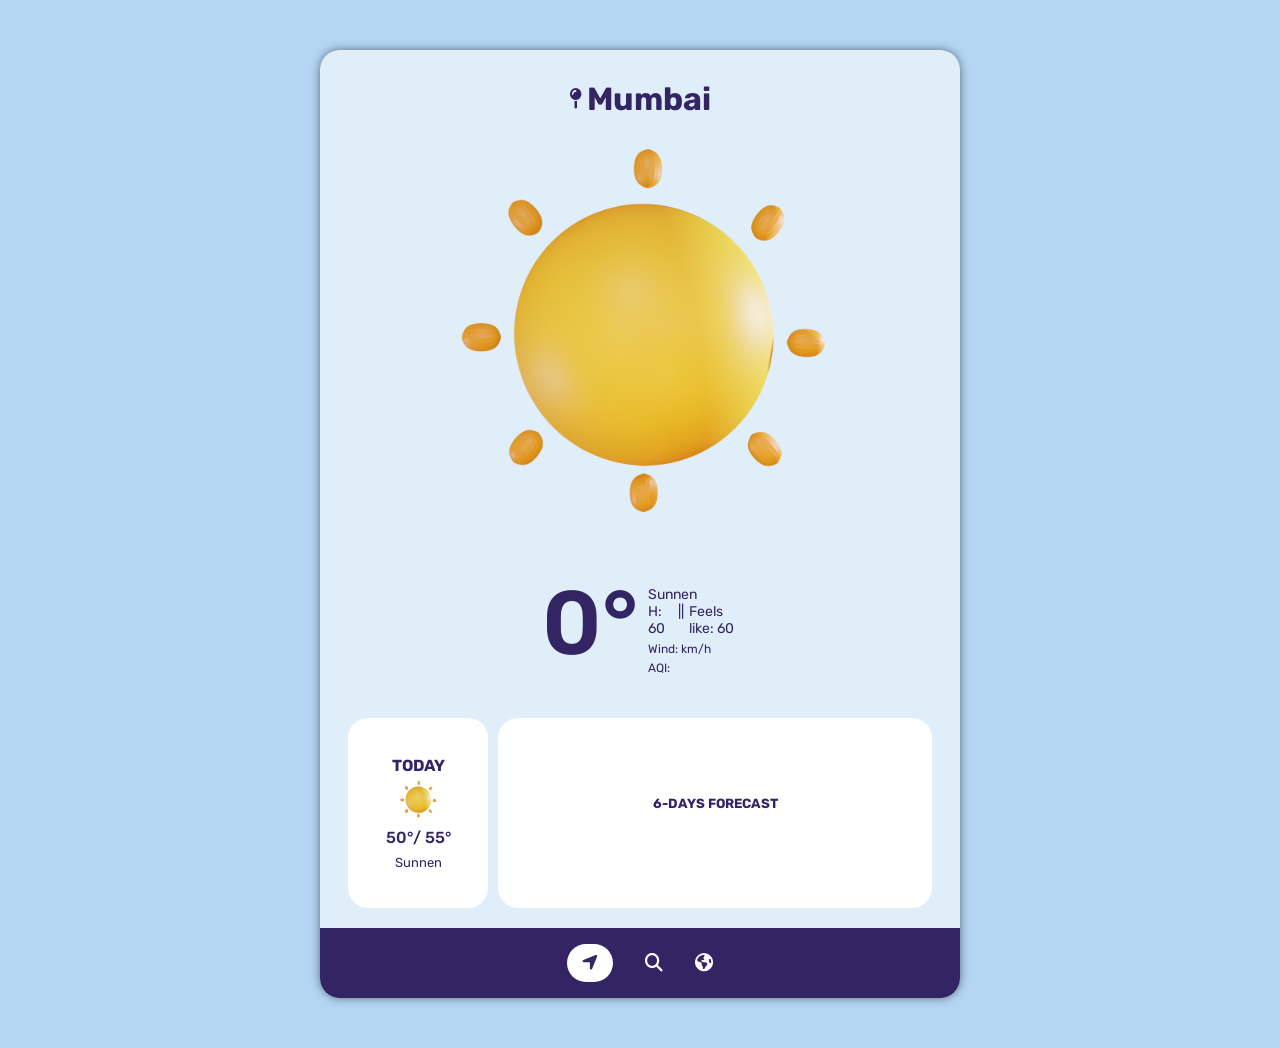
<file: index.html>
<!DOCTYPE html>
<html lang="en">
  <head>
    <meta charset="UTF-8" />
    <meta name="viewport" content="width=device-width, initial-scale=1.0" />
    <!-- links -->
    <link rel="icon" type="png" href="img/icon.png" />
    <link
      rel="stylesheet"
      href="https://cdnjs.cloudflare.com/ajax/libs/font-awesome/6.4.0/css/all.min.css"
    />
    <link rel="stylesheet" href="css/style.css" />
    <!-- Title -->
    <title>Weather App</title>
  </head>

  <body>
    <!-- main section -->
    <div id="screen">
      <!-- city name -->
      <div class="city-name">
          <i class="fa-solid fa-map-pin"></i>
          <h1 id="city-name">Mumbai</h1>
        </div>
        <!-- weather icon -->
        <div class="weather-icon-css">
          <img class="weather-icon" src="img/sun.png" />
        </div>
        <!-- weather details -->
        <div class="weather-description">
          <div class="show-metric" id="metric">0°</div>
          <div class="weather-details">
            <div class="weather-main" id="weather-main">Sunnen</div>
            <div class="h-f">
              <div class="show-humidity">H: <span id="humidity">60</span></div>
              ||
              <div class="show-humidity">
                Feels like: <span id="feels-like">60</span>
              </div>
            </div>
            <div class="wind-speed">
              <p>Wind: <span id="wind-speed"></span> km/h <span id="wind-direction"></span></p>
            </div>
            <div class="aqi">
              <p>AQI: <span id="aqi"></span></p>
            </div>
            <div class="date-time">
              <p id="date"></p>
              <p id="time"></p>
            </div>
          </div>
        </div>
        <!-- Today-forecast -->
        <div class="forcasts-box">
          <div class="today-forecast">
            <h4>TODAY</h4>
            <div class="weather-icon-today">
              <img class="weather-icons" src="img/sun.png" />
            </div>
            <div class="temp-today">
              <span id="temp-min-today">50°</span><span>/ </span
              ><span id="temp-max-today">55°</span>
            </div>
            <div class="weather-main-today" id="weather-main">Sunnen</div>
          </div>

          <!-- 5day Forecast -->
          <div class="future-forecast">
            <h5>6-DAYS FORECAST</h5>
            <div id="future-forecast-box"></div>
          </div>
        </div>
        <!-- nav section -->
        <nav>
          <ul>
            <li>
              <a class="active" href="index.html"
                ><i class="fa-solid fa-location-arrow"></i
              ></a>
            </li>
            <li>
              <a href="search.html"
                ><i class="fa-solid fa-magnifying-glass"></i
              ></a>
            </li>
            <li>
              <a href="world.html"><i class="fa-solid fa-earth-americas"></i></a>
            </li>
          </ul>
        </nav>
      </div>
      <!-- script -->
    <script src="js/main.js"></script>
  </body>
  </html>
</file>
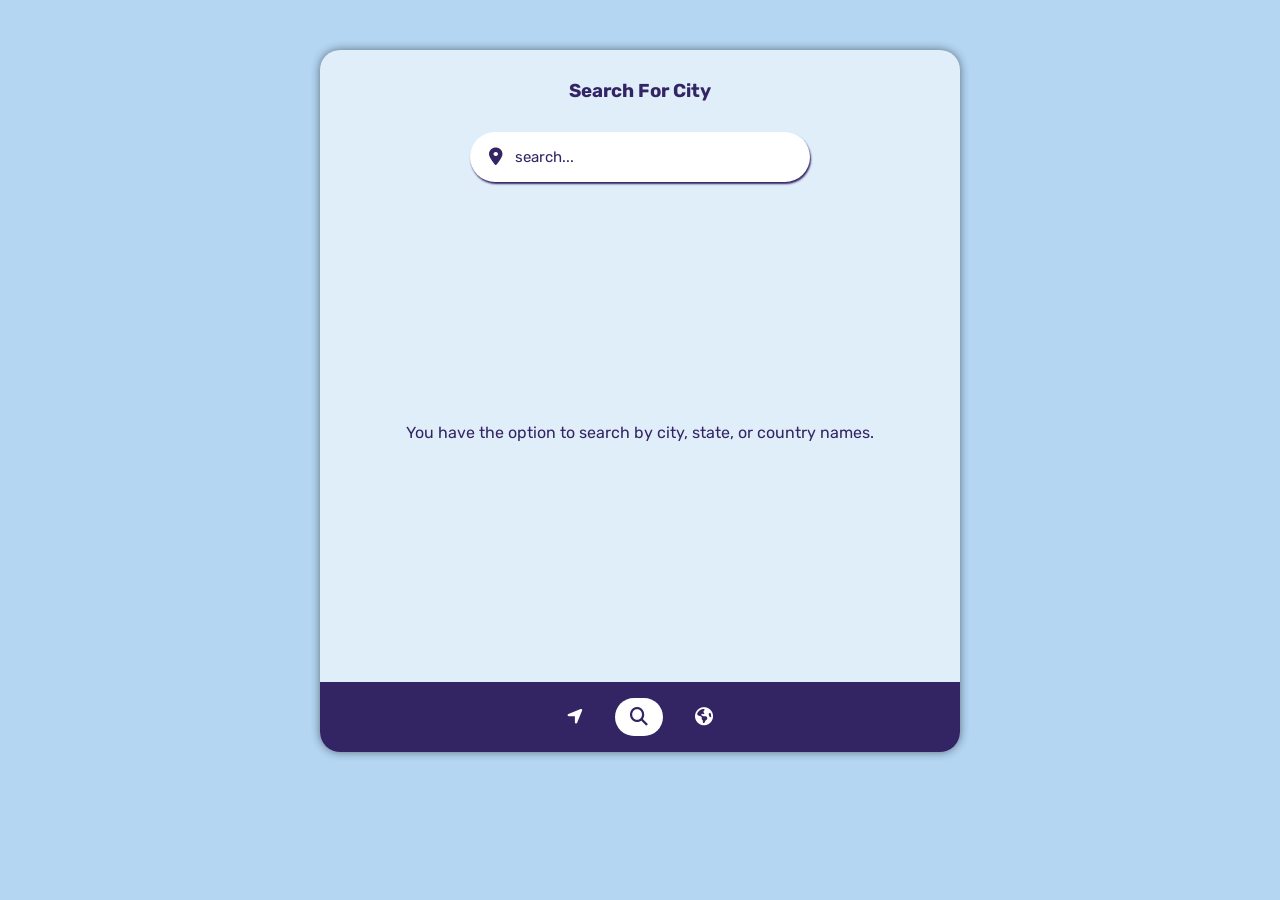
<file: search.html>
<!DOCTYPE html>
<html lang="en">

<head>
  <meta charset="UTF-8">
  <meta name="viewport" content="width=device-width, initial-scale=1.0">
  <!-- links -->
  <link rel="icon" type="png" href="img/icon.png" />
  <link rel="stylesheet" href="https://cdnjs.cloudflare.com/ajax/libs/font-awesome/6.4.0/css/all.min.css" />
  <link rel="stylesheet" href="css/search.css" />
  <!-- Title -->
  <title>Document</title>
</head>

<body>
  <div id="screen">
    <!-- main section -->
    <h3>Search For City</h3>
    <!-- search -->
    <div class="search">
      <div class="search-icon"><i class="fa-solid fa-location-dot"></i></div>
      <input class="searchinput" type="text" placeholder="search...">
    </div>
    <!-- message -->
    <div class="message">
      <p>You have the option to search by city, state, or country names.</p>
    </div>
    <!-- error message -->
    <div class="error-message">
      <p>One of the specified locations (city, state, or country) was not found. Please try again</p>
    </div>
    <!-- weather -->
    <div class="return">
      <div class="box">
        <div class="weather-box">
          <div class="name">
            <div class="city-name">Landon</div>
            <div class="weather-temp">20°</div>
          </div>
          <div class="weather-icon"><img class="weather-img" src="img/haze.png" alt=""></div>
        </div>
        <!-- 1 -->
        <div class="weather-desc">
          <div class="desc-box">
            <div class="desc-icon"><i class="fa-solid fa-wind"></i></div>
            <div class="desc-name">Wind</div>
            <div class="desc-info wind">15 m/s</div>
            <div class="desc-info wind-direction"></div>
          </div>

          <div class="desc-box">
            <div class="desc-icon"><i class="fa-solid fa-temperature-full"></i></div>
            <div class="desc-name">Pressure</div>
            <div class="desc-info pressure">15 mbar</div>
          </div>

          <div class="desc-box">
            <div class="desc-icon"><i class="fa-solid fa-droplet"></i></div>
            <div class="desc-name">Humidity</div>
            <div class="desc-info humidity">50%</div>
          </div>
        </div>
        <!-- 2 -->
        <div class="weather-desc">
          <div class="desc-box">
            <div class="desc-icon"><i class="fa-solid fa-sun"></i></div>
            <div class="desc-name">Sun Rise</div>
            <div class="desc-info sunrise">12:00:00</div>
          </div>

          <div class="desc-box">
            <div class="desc-icon"><i class="fa-solid fa-cloud-sun"></i></div>
            <div class="desc-name">Sun Set</div>
            <div class="desc-info sunset">12:00:00</div>
          </div>

        </div>
        <!-- 3 -->
        <div class="weather-desc">
          <div class="desc-box">
            <div class="desc-icon"><i class="fa-solid fa-calendar-days"></i></div>
            <div class="desc-name">Date</div>
            <div class="desc-info date"></div>
          </div>

          <div class="desc-box">
            <div class="desc-icon"><i class="fa-solid fa-clock"></i></div>
            <div class="desc-name">Time</div>
            <div class="desc-info time"></div>
          </div>

          <div class="desc-box">
            <div class="desc-icon"><i class="fa-solid fa-smog"></i></div>
            <div class="desc-name">AQI</div>
            <div class="desc-info aqi"></div>
          </div>
        </div>
      </div>
    </div>
    <!-- nav section -->
    <nav>
      <ul>
        <li><a href="index.html"><i class="fa-solid fa-location-arrow"></i></a></li>
        <li><a class="active" href="search.html"><i class="fa-solid fa-magnifying-glass"></i></a></li>
        <li><a href="world.html"><i class="fa-solid fa-earth-americas"></i></a></li>
      </ul>
    </nav>
  </div>
  <!-- main.js -->
  <script src="js/search.js"></script>
</body>

</html>
</file>
<file: css/style.css>
@import url("https://fonts.googleapis.com/css2?family=Rubik:ital,wght@0,300..900;1,300..900&display=swap");
* {
  padding: 0;
  margin: 0;
  box-sizing: border-box;
  list-style: none;
  font-family: "Rubik", sans-serif;
}
:root {
  --font-color-main: #332464;
  --white-color: #fff;
}
body {
  background-color: #B4D6F3;
}

#screen {
  background-color: #E0EEFA;
  width: 100%;
  height: 100%;
}
nav {
  width: 100%;
  display: flex;
  justify-content: center;
  align-items: center;
  height: 70px;
  background-color: var(--font-color-main);
}
nav ul {
  display: flex;
  gap: 2pc;
}
nav ul li a {
  color: var(--white-color);
  font-size: 18px;
}
.active {
  background-color: var(--white-color);
  color: var(--font-color-main);
  border-radius: 100px;
  padding: 8px 15px;
}
/*  */
.city-name {
  color: var(--font-color-main);
  display: flex;
  justify-content: center;
  align-items: center;
  padding-top: 30px;
  gap: 5px;
}
.city-name i {
  font-size: 20px;
}
.weather-icon-css {
  display: flex;
  justify-content: center;
  align-items: center;
  width: 100%;
  height: 350px;
  margin-top: 10px;
}

.weather-icon-css img {
  width: 80%;
  animation: float 3s ease-in-out infinite;
}

@keyframes float {
  0%, 100% { transform: translateY(0); }
  50% { transform: translateY(-10px); }
}
.weather-description {
  height: 150px;
  margin-top: 20px;
  display: flex;
  align-items: center;
  color: var(--font-color-main);
}
.show-metric {
  padding-left: 30px;
  font-size: 90px;
  font-weight: 550;
}
.weather-details {
  font-size: 14px;
  margin: 50px 20px 30px 10px;
  width: 100px;
  display: flex;
  flex-direction: column;
}
.weather-details .h-f {
  display: flex;
  gap: 5px;
}
.forcasts-box {
  display: flex;
  justify-content: center;
  align-items: center;
  padding: 20px 10px;
  color: var(--font-color-main);
}
.today-forecast {
  width: 110px;
  height: 190px;
  border-radius: 20px;
  display: flex;
  gap: 5px;
  flex-direction: column;
  justify-content: center;
  align-items: center;
  background-color: var(--white-color);
}
.weather-icon-today img {
  width: 40px;
}
.temp-today {
  font-weight: 500;
}
.weather-main-today {
  padding: 3px 0 0 0;
  font-size: 13px;
  text-align: center;
}
.future-forecast {
  width: 70%;
  height: 190px;
  display: flex;
  justify-content: center;
  align-items: center;
  flex-direction: column;
  margin-left: 10px;
  border-radius: 20px;
  background-color: var(--white-color);
}
#future-forecast-box {
  display: grid;
  grid-auto-flow: column;
  overflow-y: auto;
  gap: 10px;
  width: 95%;
  padding: 10px 12px;
  overscroll-behavior-x: contain;
}
.weather-forecast-box {
  width: 70px;
  height: 110px;
  border-radius: 15px;
  display: flex;
  text-align: center;
  flex-direction: column;
  justify-content: center;
  align-items: center;
  gap: 2px;
  flex-shrink: 0;
  align-items: center;
  border: 1px solid var(--font-color-main);
  transition: all 0.3s ease-in-out;
}
.weather-forecast-box:hover {
  transform: translateY(-5px);
}
.day-weather {
  font-size: 15px;
}
.weather-icon-forecast img {
  width: 30px;
}
.temp-weather {
  font-size: 12px;
}
.weather-main-forecast {
  font-size: 12px;
}

.wind-speed,
.aqi,
.date-time {
  color: var(--font-color-main);
  font-size: 12px;
  margin-top: 5px;
}

.date-time {
  display: flex;
  gap: 10px;
}

@media screen and (min-width: 430px) {
  #screen {
    max-width: 50%;
    min-width: 450px;
    height: 100%;
    margin: 50px auto;
    border-radius: 20px;
    box-shadow: 0 0 10px rgba(0, 0, 0, 0.494);
  }
  nav{
    border-radius: 0 0 20px 20px;
  }
  .city-name{
    margin-top: 20px;
  }
  .weather-icon-css {
    width: 100%;
    height: 350px;
    margin-top: 40px;
  }
  .weather-icon-css img {
    width: 25rem;
  }
  .weather-description {
   display: flex;
    align-items: center;
    justify-content: center;
    margin-top: 40px;
  }
  .today-forecast{
    width: 140px;
  }
  .forcasts-box{
    justify-content: center;
    align-items: center;
  }
  .future-forecast{
    display: flex;
    justify-content: center;
    align-items: center;
    flex-direction: column;
  }
  .future-forecast {
    width: 60%;
    min-width: 70%;
  }
  .weather-forecast-box{
    width: 100px;
    min-width: 80px;
    height: 120px;
    border-radius: 20px;
    gap: 2px;
    border: 1px solid var(--font-color-main);
  }
}
</file>
<file: css/search.css>
@import url("https://fonts.googleapis.com/css2?family=Rubik:ital,wght@0,300..900;1,300..900&display=swap");
* {
  padding: 0;
  margin: 0;
  box-sizing: border-box;
  list-style: none;
  font-family: "Rubik", sans-serif;
}
:root {
  --font-color-main: #332464;
  --white-color: #fff;
}
body {
  background-color: #B4D6F3;
}

#screen {
  background-color: #E0EEFA;
  width: 100%;
  height: 100vh;
  position: relative; 
}
nav {
  position: fixed;
  bottom: 0;
  left: 50%;
  transform: translateX(-50%);
  width: 100%;
  display: flex;
  justify-content: center;
  align-items: center;
  height: 70px;
  background-color: var(--font-color-main);
  z-index: 100;
}
nav ul {
  display: flex;
  gap: 2pc;
}
nav ul li a {
  color: var(--white-color);
  font-size: 18px;
}
.active {
  background-color: var(--white-color);
  color: var(--font-color-main);
  border-radius: 100px;
  padding: 8px 15px;
}
/*  */
h3 {
  color: var(--font-color-main);
  text-align: center;
  padding: 30px 0;
}
.search {
  width: 340px;
  height: 50px;
  margin-left: auto;
  margin-right: auto;
  border-radius: 40px;
  display: flex;
  justify-content: center;
  align-items: center;
  box-shadow: 1px 2px 2px var(--font-color-main);
  background-color: var(--white-color);
}
.search-icon {
  width: 18px;
  height: 50px;
  display: flex;
  border-radius: 20px;
  justify-content: center;
  align-items: center;
}
.search-icon i {
  font-size: 18px;
  color: var(--font-color-main);
}
.search input {
  width: 85%;
  padding: 10px;
  font-size: 15px;
  color: var(--font-color-main);
  border: none;
  outline: none;
}
.search input::placeholder {
  color: var(--font-color-main);
}
/*  */
.error-message {
  display: none;
}
.error-message p {
  width: 100%;
  height: 500px;
  display: flex;
  justify-content: center;
  align-items: center;
  color: var(--font-color-main);
  text-align: center;
  padding: 40px;
}
/*  */
.message {
  display: block;
}
.message p {
  width: 100%;
  height: 500px;
  display: flex;
  justify-content: center;
  align-items: center;
  color: var(--font-color-main);
  text-align: center;
  padding: 50px;
}
/*  */
.return {
  display: none;
}
.box {
  max-width: 400px;
  height: auto;
  display: grid;
  place-content: center;
  margin: 50px auto;
}
.weather-box {
  height: 200px;
  max-width: 350px;
  border-radius: 40px;
  margin-top: 10px;
  display: flex;
  justify-content: center;
  align-items: center;
  background-color: var(--font-color-main);
}
.name {
  padding-left: 40px;
  width: 220px;
  display: flex;
  flex-direction: column;
  gap: 5px;
  color: var(--white-color);
  height: auto;
}
.city-name {
  font-size: 20px;
}
.weather-temp {
  font-size: 60px;
}
.weather-icon {
  padding: 0 20px;
  width: 250px;
  height: 250px;
  display: flex;
  align-items: center;
  justify-content: center;
}
.weather-icon img {
  width: 100%;
}
/*  */
.weather-desc {
  display: flex;
  justify-content: center;
  column-gap: 10px;
}
.desc-box {
  width: 100px;
  display: grid;
  padding: 15px;
  gap: 5px;
  height: 110px;
  margin-top: 10px;
  border-radius: 20px;
  justify-content: start;
  align-items: center;
  color: var(--white-color);
  background-color: var(--font-color-main);
}

@media screen and (min-width: 430px) {
  #screen {
    max-width: 50%;
    min-width: 450px;
    height: 100%;
    margin: 50px auto;
    border-radius: 20px;
    box-shadow: 0 0 10px rgba(0, 0, 0, 0.494);
    margin-bottom: 120px; /* Add space for fixed nav */
  }
  nav {
    border-radius: 20px;
    border-radius: 0 0 20px 20px;
    width: 100%;
    bottom: 0;
    position: relative;
  }
  .box{
    max-width: 500px;
  }
  .weather-box {
    max-width: 400px;
    height: 200px;
  }
  .desc-box{
    width: 120px;
    height: 120px;
  } 
}
</file>
